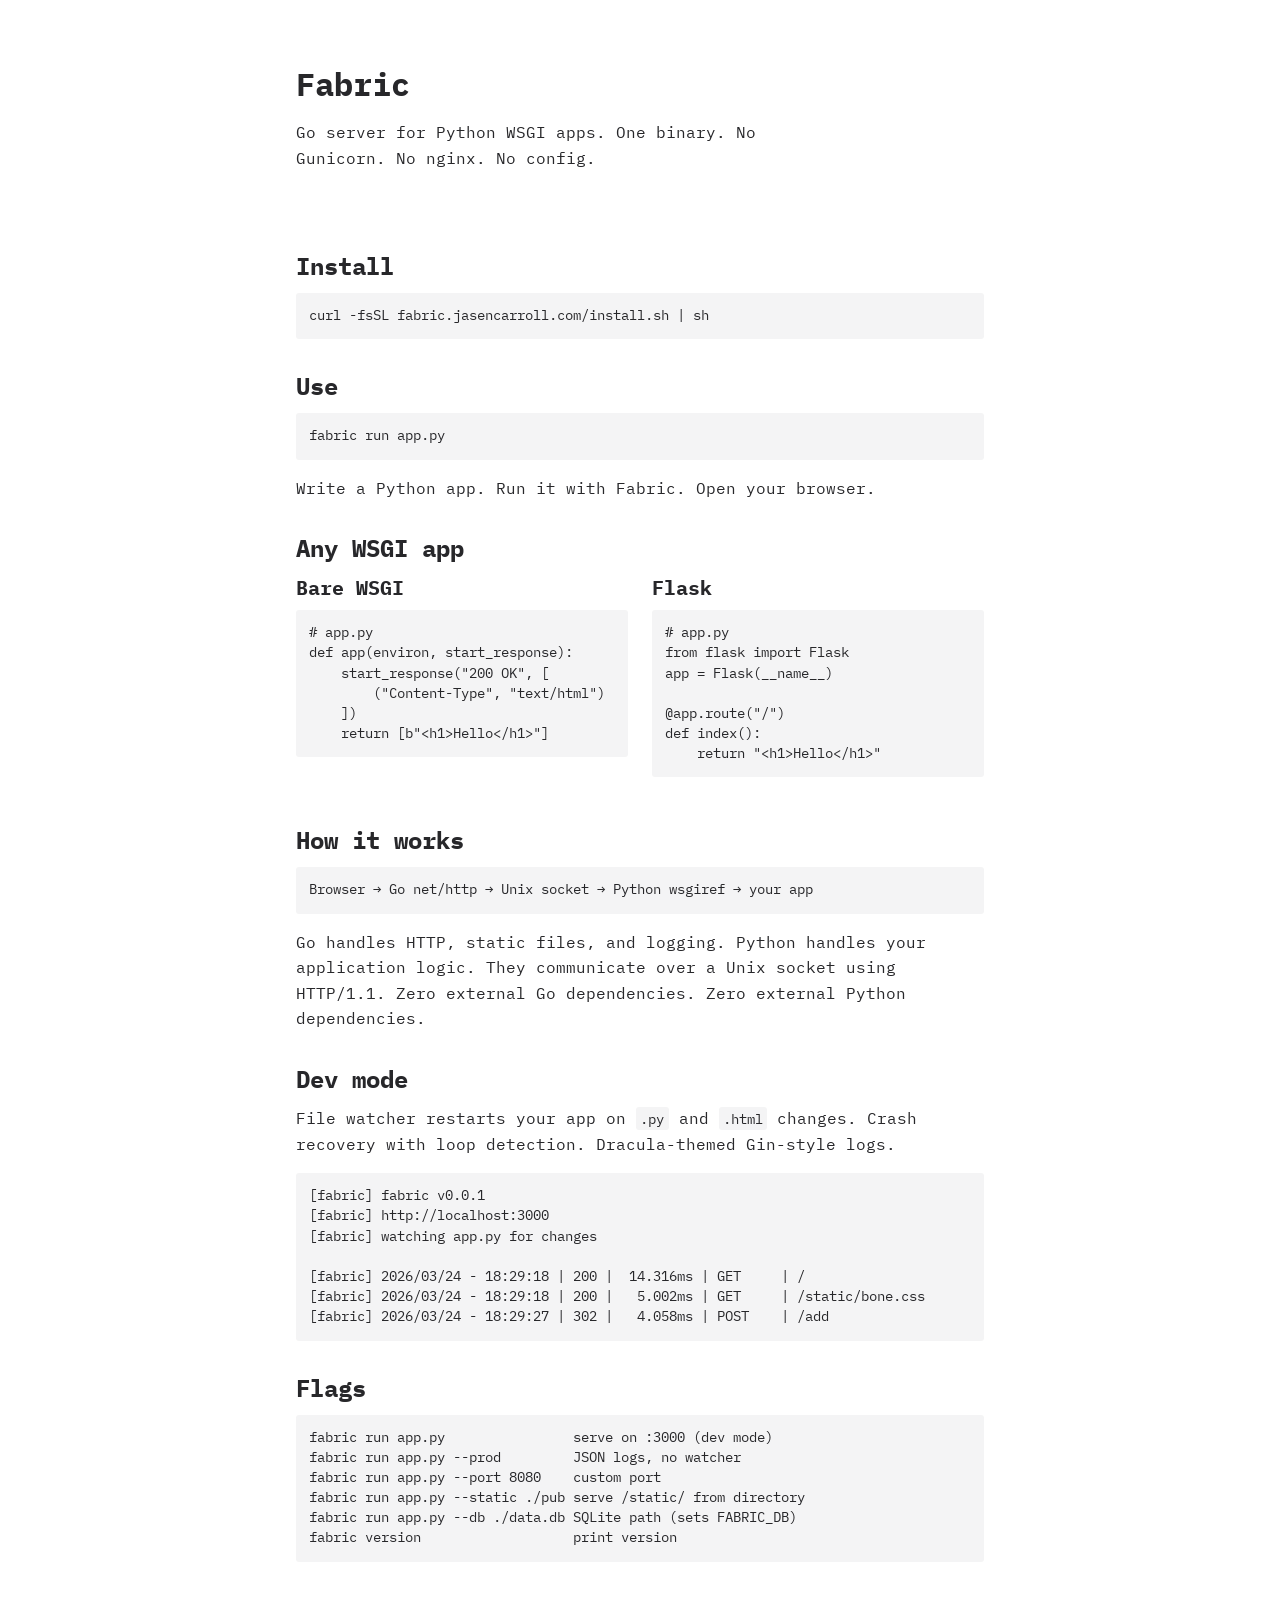
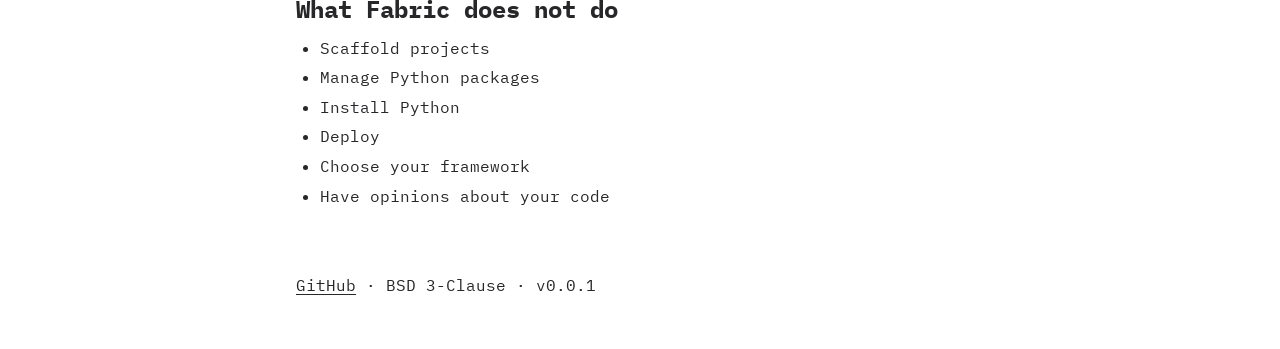
<file: index.html>
<!doctype html>
<html lang="en">
<head>
  <meta charset="UTF-8">
  <meta name="viewport" content="width=device-width, initial-scale=1">
  <title>Fabric — Go server for Python WSGI apps</title>
  <link rel="stylesheet" href="bone.css">
  <style>
    header { padding: 2rem 0; }
    header p { max-width: 48ch; }
    pre { position: relative; }
    .copy { position: absolute; top: 0.5rem; right: 0.5rem; cursor: pointer; opacity: 0.5; background: none; border: none; font-size: 0.875rem; }
    .copy:hover { opacity: 1; }
    section { margin: 2rem 0; }
    footer { margin-top: 3rem; padding: 1rem 0; }
    .grid { display: grid; grid-template-columns: 1fr 1fr; gap: 1.5rem; }
    @media (max-width: 640px) { .grid { grid-template-columns: 1fr; } }
  </style>
</head>
<body>

<header>
  <h1>Fabric</h1>
  <p>Go server for Python WSGI apps. One binary. No Gunicorn. No nginx. No config.</p>
</header>

<section>
  <h2>Install</h2>
  <pre><code>curl -fsSL fabric.jasencarroll.com/install.sh | sh</code></pre>
</section>

<section>
  <h2>Use</h2>
  <pre><code>fabric run app.py</code></pre>
  <p>Write a Python app. Run it with Fabric. Open your browser.</p>
</section>

<section>
  <h2>Any WSGI app</h2>
  <div class="grid">
    <div>
      <h3>Bare WSGI</h3>
      <pre><code># app.py
def app(environ, start_response):
    start_response("200 OK", [
        ("Content-Type", "text/html")
    ])
    return [b"&lt;h1&gt;Hello&lt;/h1&gt;"]</code></pre>
    </div>
    <div>
      <h3>Flask</h3>
      <pre><code># app.py
from flask import Flask
app = Flask(__name__)

@app.route("/")
def index():
    return "&lt;h1&gt;Hello&lt;/h1&gt;"</code></pre>
    </div>
  </div>
</section>

<section>
  <h2>How it works</h2>
  <pre><code>Browser → Go net/http → Unix socket → Python wsgiref → your app</code></pre>
  <p>Go handles HTTP, static files, and logging. Python handles your application logic. They communicate over a Unix socket using HTTP/1.1. Zero external Go dependencies. Zero external Python dependencies.</p>
</section>

<section>
  <h2>Dev mode</h2>
  <p>File watcher restarts your app on <code>.py</code> and <code>.html</code> changes. Crash recovery with loop detection. Dracula-themed Gin-style logs.</p>
  <pre><code>[fabric] fabric v0.0.1
[fabric] http://localhost:3000
[fabric] watching app.py for changes

[fabric] 2026/03/24 - 18:29:18 | 200 |  14.316ms | GET     | /
[fabric] 2026/03/24 - 18:29:18 | 200 |   5.002ms | GET     | /static/bone.css
[fabric] 2026/03/24 - 18:29:27 | 302 |   4.058ms | POST    | /add</code></pre>
</section>

<section>
  <h2>Flags</h2>
  <pre><code>fabric run app.py                serve on :3000 (dev mode)
fabric run app.py --prod         JSON logs, no watcher
fabric run app.py --port 8080    custom port
fabric run app.py --static ./pub serve /static/ from directory
fabric run app.py --db ./data.db SQLite path (sets FABRIC_DB)
fabric version                   print version</code></pre>
</section>

<section>
  <h2>What Fabric does not do</h2>
  <ul>
    <li>Scaffold projects</li>
    <li>Manage Python packages</li>
    <li>Install Python</li>
    <li>Deploy</li>
    <li>Choose your framework</li>
    <li>Have opinions about your code</li>
  </ul>
</section>

<footer>
  <p>
    <a href="https://github.com/jasencarroll/fabric">GitHub</a> · BSD 3-Clause · v0.0.1
  </p>
</footer>

</body>
</html>
</file>
<file: bone.css>
/* bone — classless CSS base. Drop in, HTML looks clean. */
/* https://axiomlayer.com */

/* ---- Font ---- */
/* Swap one import to change the entire site's typeface. */

@import url('https://fonts.googleapis.com/css2?family=IBM+Plex+Mono:ital,wght@0,400;0,600;0,700;1,400&display=swap');

/* ---- Reset ---- */

*,
*::before,
*::after {
  box-sizing: border-box;
  margin: 0;
  padding: 0;
}

/* ---- Root & Typography ---- */

:root {
  --bone-font: 'IBM Plex Mono', ui-monospace, 'Cascadia Code', 'Source Code Pro', Menlo, Consolas, monospace;
  --bone-line-height: 1.6;
  --bone-max-width: 72ch;
  --bone-radius: 3px;

  /* Light mode — zinc palette */
  --bone-bg: #ffffff;
  --bone-fg: #27272a;
  --bone-muted: #71717a;
  --bone-border: #e4e4e7;
  --bone-accent: #27272a;
  --bone-accent-hover: #09090b;
  --bone-surface: #f4f4f5;
  --bone-code-bg: #f4f4f5;
  --bone-mark: #fafaf9;
}

@media (prefers-color-scheme: dark) {
  :root {
    --bone-bg: #09090b;
    --bone-fg: #e4e4e7;
    --bone-muted: #a1a1aa;
    --bone-border: #3f3f46;
    --bone-accent: #e4e4e7;
    --bone-accent-hover: #ffffff;
    --bone-surface: #18181b;
    --bone-code-bg: #18181b;
    --bone-mark: #27272a;
  }
}

html {
  font-family: var(--bone-font);
  font-size: 100%;
  line-height: var(--bone-line-height);
  color: var(--bone-fg);
  background: var(--bone-bg);
  -webkit-text-size-adjust: 100%;
}

body {
  max-width: var(--bone-max-width);
  margin: 0 auto;
  padding: 2rem 1rem;
}

/* ---- Headings ---- */

h1, h2, h3, h4, h5, h6 {
  line-height: 1.25;
  margin-top: 1.5em;
  margin-bottom: 0.5em;
  font-weight: 700;
}

h1 { font-size: 2rem; }
h2 { font-size: 1.5rem; }
h3 { font-size: 1.25rem; }
h4 { font-size: 1.1rem; }
h5 { font-size: 1rem; }
h6 { font-size: 0.875rem; color: var(--bone-muted); }

h1:first-child,
h2:first-child,
h3:first-child {
  margin-top: 0;
}

/* ---- Block elements ---- */

p, ul, ol, dl, blockquote, pre, table, figure, details, hr {
  margin-bottom: 1rem;
}

/* ---- Links ---- */

a {
  color: var(--bone-accent);
  text-decoration: underline;
  text-underline-offset: 3px;
  text-decoration-thickness: 1px;
}

a:hover {
  color: var(--bone-accent-hover);
}

/* ---- Lists ---- */

ul, ol {
  padding-left: 1.5em;
}

li + li {
  margin-top: 0.25em;
}

dt {
  font-weight: 700;
  margin-top: 0.5em;
}

dd {
  margin-left: 1.5em;
}

/* ---- Blockquote ---- */

blockquote {
  border-left: 2px solid var(--bone-border);
  padding: 0.5em 1em;
  color: var(--bone-muted);
}

/* ---- Code ---- */

code, kbd, samp {
  font-family: var(--bone-font);
  font-size: 0.9em;
  background: var(--bone-code-bg);
  padding: 0.15em 0.3em;
  border-radius: var(--bone-radius);
}

pre {
  background: var(--bone-code-bg);
  padding: 1em;
  border-radius: var(--bone-radius);
  overflow-x: auto;
  line-height: 1.4;
}

pre code {
  background: none;
  padding: 0;
  font-size: 0.875rem;
}

/* ---- Tables ---- */

table {
  width: 100%;
  border-collapse: collapse;
  font-size: 0.9rem;
}

th, td {
  text-align: left;
  padding: 0.5em 0.75em;
  border-bottom: 1px solid var(--bone-border);
}

th {
  font-weight: 700;
}

/* ---- Forms ---- */

input, select, textarea, button {
  font: inherit;
  color: inherit;
  border-radius: var(--bone-radius);
}

input, select, textarea {
  display: block;
  width: 100%;
  padding: 0.5em 0.75em;
  border: 1px solid var(--bone-border);
  background: var(--bone-bg);
  margin-bottom: 0.75rem;
}

input:focus, select:focus, textarea:focus {
  outline: 2px solid var(--bone-fg);
  outline-offset: -1px;
  border-color: var(--bone-fg);
}

textarea {
  min-height: 6em;
  resize: vertical;
}

label {
  display: block;
  font-weight: 600;
  margin-bottom: 0.25rem;
}

input[type="checkbox"],
input[type="radio"] {
  display: inline;
  width: auto;
  margin-right: 0.5em;
}

button,
input[type="submit"],
input[type="reset"],
input[type="button"] {
  display: inline-block;
  width: auto;
  padding: 0.5em 1.25em;
  background: var(--bone-fg);
  color: var(--bone-bg);
  border: none;
  cursor: pointer;
  font-weight: 600;
}

button:hover,
input[type="submit"]:hover {
  background: var(--bone-accent-hover);
}

button:disabled {
  opacity: 0.5;
  cursor: not-allowed;
}

fieldset {
  border: 1px solid var(--bone-border);
  border-radius: var(--bone-radius);
  padding: 1em;
  margin-bottom: 1rem;
}

legend {
  font-weight: 700;
  padding: 0 0.5em;
}

/* ---- Media ---- */

img, video, svg {
  max-width: 100%;
  height: auto;
  display: block;
}

figure {
  text-align: center;
}

figcaption {
  font-size: 0.875rem;
  color: var(--bone-muted);
  margin-top: 0.5em;
}

/* ---- Misc ---- */

hr {
  border: none;
  border-top: 1px solid var(--bone-border);
}

mark {
  background: var(--bone-mark);
  padding: 0.1em 0.2em;
  border-radius: 2px;
}

small {
  font-size: 0.875rem;
  color: var(--bone-muted);
}

details {
  border: 1px solid var(--bone-border);
  border-radius: var(--bone-radius);
  padding: 0.75em 1em;
}

summary {
  cursor: pointer;
  font-weight: 600;
}

details[open] summary {
  margin-bottom: 0.5em;
}

nav ul {
  list-style: none;
  padding: 0;
  display: flex;
  gap: 1em;
  flex-wrap: wrap;
}

nav a {
  text-decoration: none;
}

nav a:hover {
  text-decoration: underline;
}

/* ---- Print ---- */

@media print {
  body {
    max-width: none;
    padding: 0;
    color: #000;
    background: #fff;
  }

  a {
    color: #000;
    text-decoration: underline;
  }

  pre, code {
    border: 1px solid #ddd;
  }

  nav, button, input[type="submit"] {
    display: none;
  }
}
</file>
